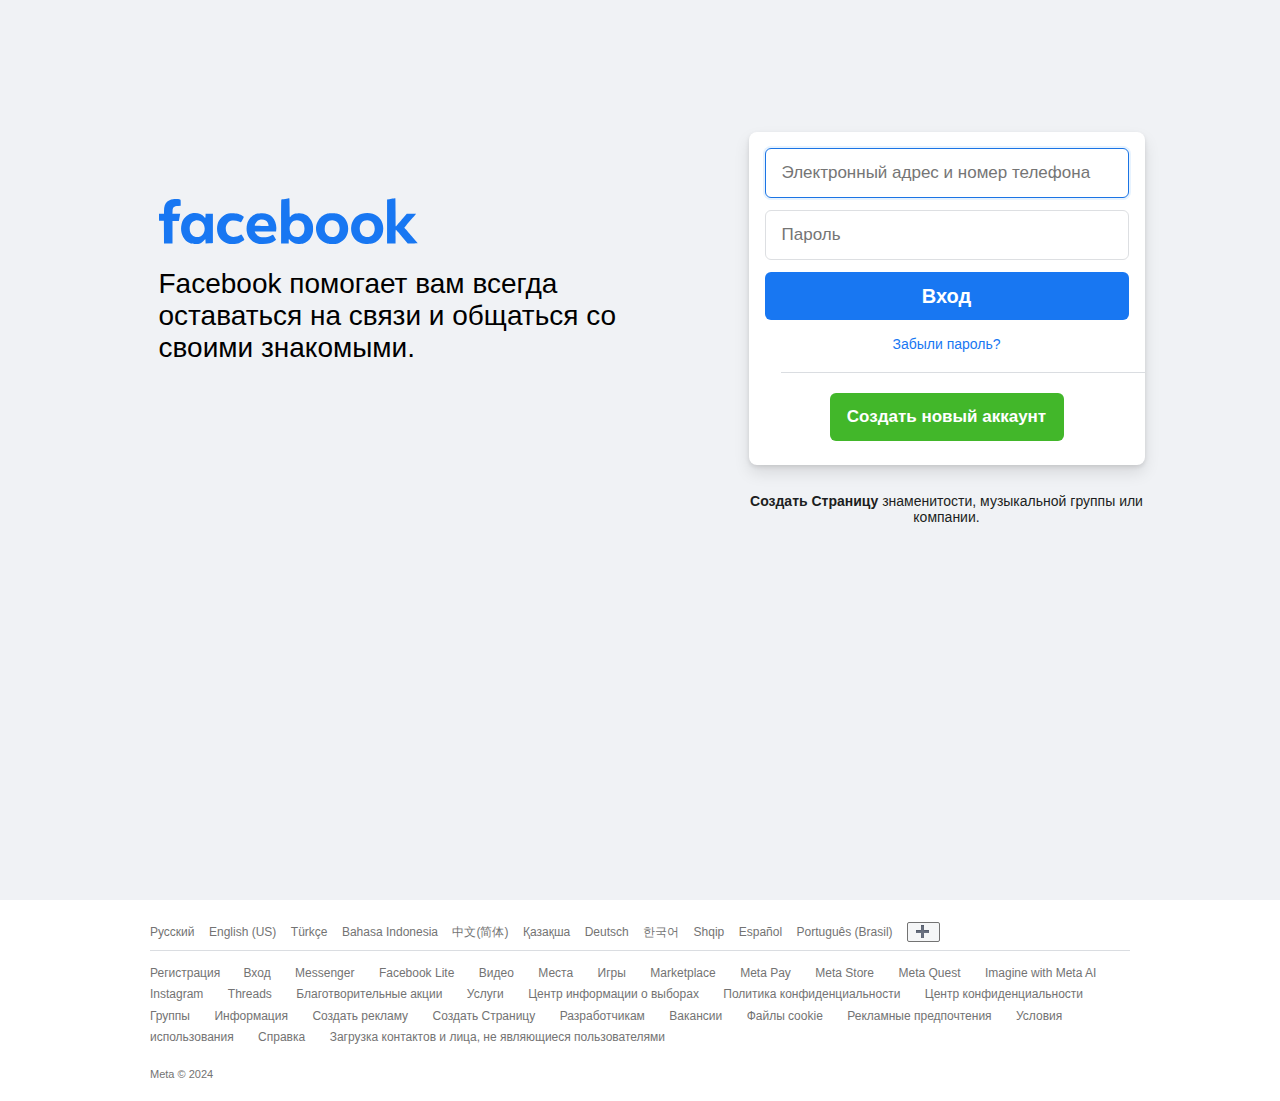
<file: facebook/index.html>
<!DOCTYPE html>
<html lang="en">
<head>
    <meta charset="UTF-8">
    <meta name="viewport" content="width=device-width, initial-scale=1.0">
    <title>Facebook</title>
    <link rel="stylesheet" href="style.css">
</head>
<body>
    <div class = "main-container">

        <div class = "logo">
            <img src="img/logo.svg" alt="facebook-logo">
            <p class = text>
                Facebook помогает вам всегда оставаться на связи и общаться со своими знакомыми.
            </p>
        </div>
        
        <div class ="form">
            <form>
                <input type="text" placeholder="Электронный адрес и номер телефона" autofocus autocomplete="email" required>
                <input type="password" placeholder="Пароль" autocomplete="new-password" required>
                <button type = "submit" class = "button">Вход</button>
                <a href="#">Забыли пароль?</a>
                <div class = "line"></div>
                <button class = "button button-green">Создать новый аккаунт</button>
            </form>

            <p class = "sub-form">
                <a href="#">Создать Страницу</a> знаменитости, музыкальной группы или компании.
            </p>
        </div>
  
    </div>
    <footer>
       <div class = "footer-content">
        <div class = "lang">
            <a href="#">Русский</a>
            <a href="#">English (US)</a>
            <a href="#">Türkçe</a>
            <a href="#">Bahasa Indonesia</a>
            <a href="#">中文(简体)</a>
            <a href="#">Қазақша</a>
            <a href="#">Deutsch</a>
            <a href="#">한국어</a>
            <a href="#">Shqip</a>
            <a href="#">Español</a>
            <a href="#">Português (Brasil)</a>
            <a href="#" class ="plus"><img src="img/Dk8J9auJ9yX.png" alt="plus"></a>
    </div>
    <div class = "line"></div>
    <div class = "links">
            <a href="#">Регистрация </a>
            <a href="#">Вход</a>
            <a href="#">Messenger</a>
            <a href="#">Facebook Lite</a>
            <a href="#">Видео</a>
            <a href="#">Места</a>
            <a href="#">Игры</a>
            <a href="#">Marketplace</a>
            <a href="#">Meta Pay</a>
            <a href="#">Meta Store</a>
            <a href="#">Meta Quest</a>
            <a href="#">Imagine with Meta AI</a>
            <a href="#">Instagram</a>
            <a href="#">Threads</a>
            <a href="#">Благотворительные акции</a>
            <a href="#">Услуги</a>
            <a href="#">Центр информации о выборах</a>
            <a href="#">Политика конфиденциальности</a>
            <a href="#">Центр конфиденциальности</a>
            <a href="#">Группы</a>
            <a href="#">Информация</a>
            <a href="#">Создать рекламу</a>
            <a href="#">Создать Страницу</a>
            <a href="#">Разработчикам</a>
            <a href="#">Вакансии</a>
            <a href="#">Файлы cookie</a>
            <a href="#">Рекламные предпочтения</a>
            <a href="#">Условия использования</a>
            <a href="#">Справка</a>
            <a href="#">Загрузка контактов и лица, не являющиеся пользователями</a>
    </div>
    <div class = "copyright">Meta © 2024</div>
    </div>
    </footer>
</body>
</html>
</file>
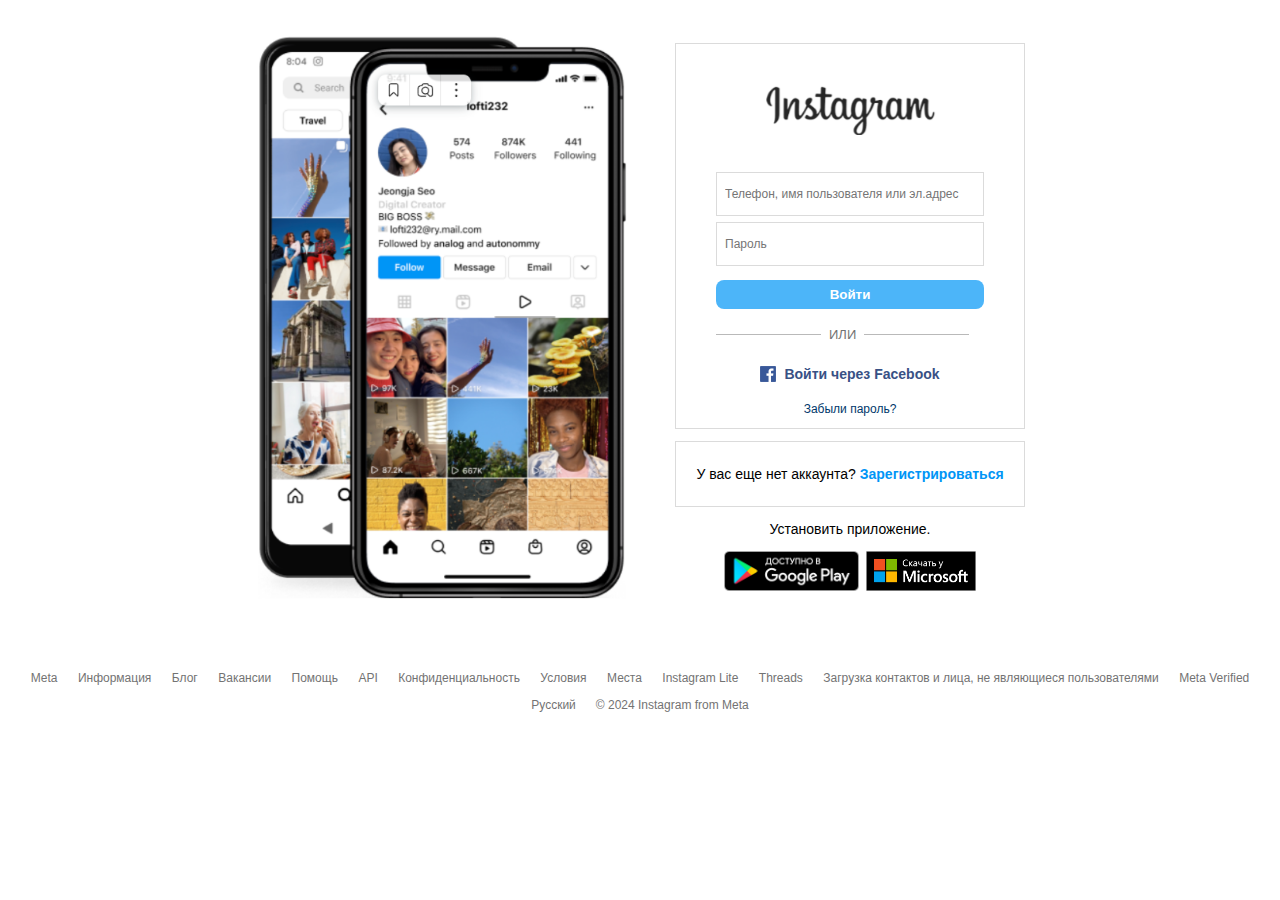
<file: instagram/index.html>
<!DOCTYPE html>
<html lang="en">
<head>
    <meta charset="UTF-8">
    <meta name="viewport" content="width=device-width, initial-scale=1.0">
    <title>Instagram</title>
    <link rel="stylesheet" href="style.css">
</head>
<body>
    <div class = "main-container">
        <div class = "screen" >
            <img src="img/screen.png" alt="screen">
        </div>
        <div class = "form">
            <div class = "block-up">
                <div class = "logo">
                    <img src="img/logo.png" alt="logo">
                </div>
                <form>
                    <input type="text" placeholder="Телефон, имя пользователя или эл.адрес" autocomplete="email" required>
                    <input type="password" placeholder="Пароль" autocomplete="new-password" required>
                    <button type = "submit" class = "button">Войти</button>
                    <div class = "line">ИЛИ</div>
                    <a class = "facebook" href="https://www.facebook.com/" >
                        <img src="img/facebook.png" alt="facebook-logo">
                        Войти через Facebook
                    </a>
                    <a class="forget" href="#">Забыли пароль?</a>
                </form>
            </div>
            <div class = "block-down">
                <p>
                    У вас еще нет аккаунта? <a href="№">Зарегистрироваться</a>
                </p>
            </div>

            <div class = "apps">
                <p>Установить приложение.</p>
                <div class = "apps-pct">
                    <a class = "google" href="#">
                        <img src="img/google.png" alt="google-pct">
                    </a>
                    <a class = "microsoft" href="#">
                        <img src="img/microsoft.png" alt="microsoft-pct">
                    </a>
                </div>
            </div>
            
        </div>
    </div>

    <footer>
        <div class="footer_contents">
            <div class="footer_links">
                <a href="#">Meta</a>
                <a href="#">Информация</a>
                <a href="#">Блог</a>
                <a href="#">Вакансии</a>
                <a href="#">Помощь</a>
                <a href="#">API</a>
                <a href="#">Конфиденциальность</a>
                <a href="#">Условия</a>
                <a href="#">Места</a>
                <a href="#">Instagram Lite</a>
                <a href="#">Threads</a>
                <a href="#">Загрузка контактов и лица, не являющиеся пользователями</a>
                <a href="#">Meta Verified</a>
            </div>
        </div>
        <div class="copyright"><p>Русский</p> <p>© 2024 Instagram from Meta</p></div>
    </footer>
</body>
</html>
</file>
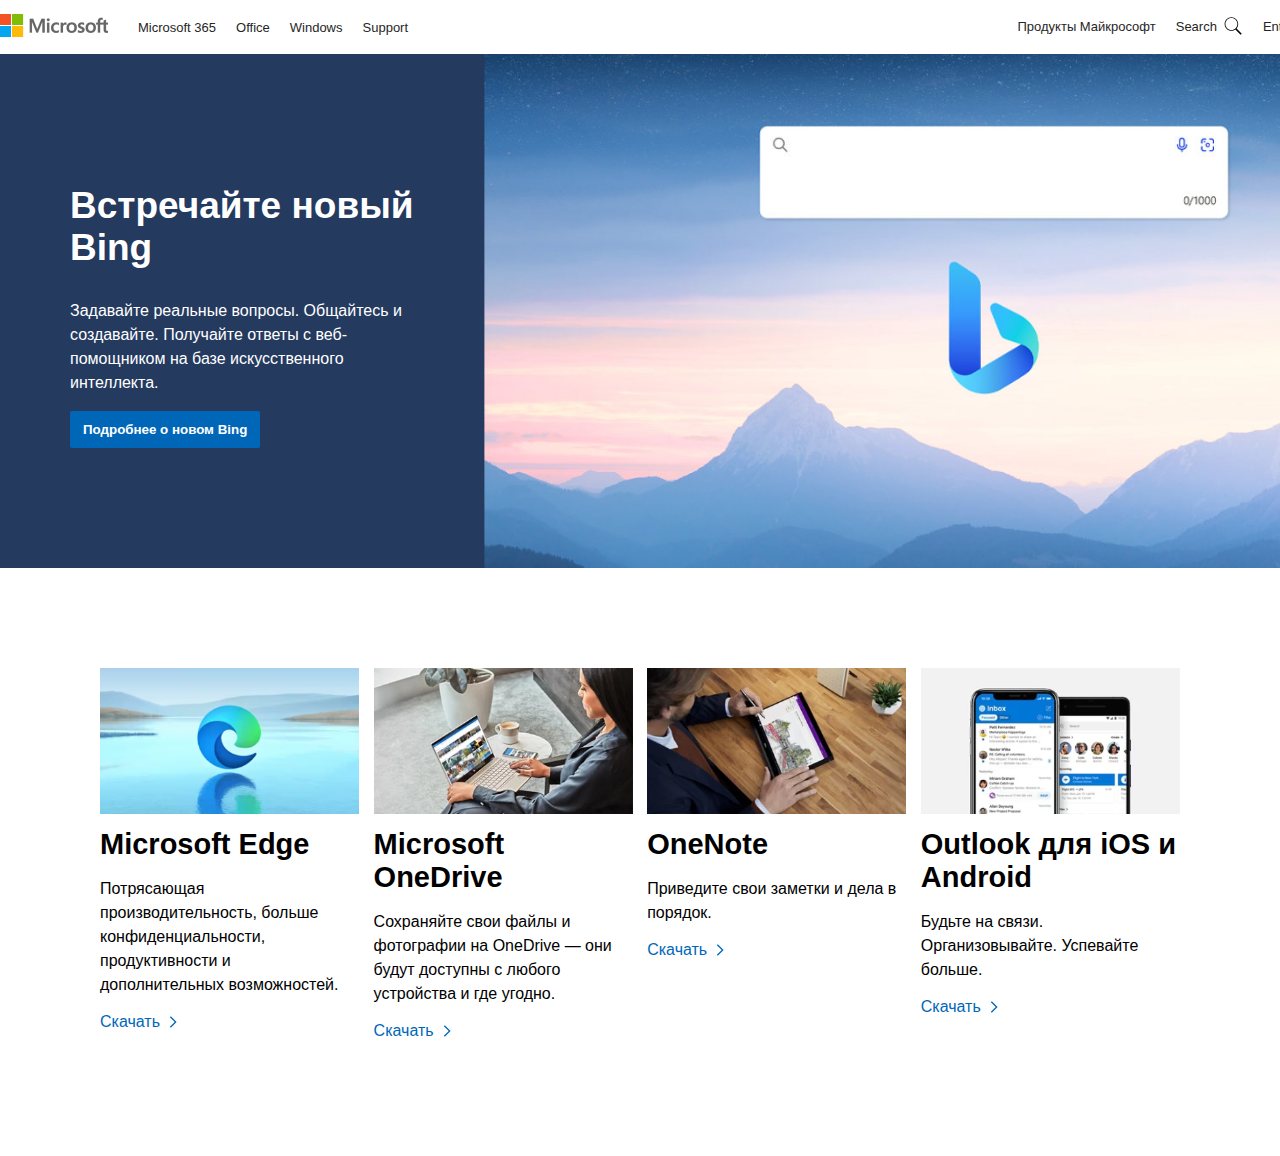
<file: microsoft/index.html>
<!DOCTYPE html>
<html lang="en">
<head>
    <meta charset="UTF-8">
    <meta name="viewport" content="width=device-width, initial-scale=1.0">
    <title>Microsoft</title>
    <link rel="stylesheet" href="style.css">
</head>
<body>
    <header>
        <div class = "header_content">

            <div class = "left">
                <a class = "logo" href="#">
                    <img src="img/logo.png" alt="logo">
                </a>
    
                <nav>
                    <ul class = "menu">
                        <li class = "menu_item"><a href="#">Microsoft 365</a></li>
                        <li class = "menu_item"><a href="#">Office</a></li>
                        <li class = "menu_item"><a href="#">Windows</a></li>
                        <li class = "menu_item"><a href="#">Support</a></li>
                    </ul>
                </nav>
            </div>
            

            <div class="profile">
                <div class="products"><a href="#">Продукты Майкрософт</a></div>
                <div class="search"><a href="#">Search <img src="img/search.svg" alt="search"></a></div>
                <div class="account"><a href="#">Enter <img src="img/avatar.svg" alt="avatar"></a> </div>
            </div>
        </div>

    </header>

    <div class="main_container">

        <a href="#">
            <div class="preview">
                <div class="preview_wrap">
                    <div class="main_text">
                        <h2>Встречайте новый Bing</h2>
                        <p>Задавайте реальные вопросы. Общайтесь и создавайте. Получайте ответы с веб-помощником на базе искусственного интеллекта.</p>
                    </div>
        
                    <button>Подробнее о новом Bing</button>
                </div>
            

        </div>
    </a>

        <div class="preview_items">

            <a href="#" class="preview_item">
                <div class="item_img"><img src="img/first.avif" alt="first"></div>
                <div class="item_text">
                    <h3>Microsoft Edge</h3>
                    <p>Потрясающая производительность, больше конфиденциальности, продуктивности и дополнительных возможностей.</p>
                </div>
                <p class = "details">Скачать <img src="img/arrow.svg" alt="arrow"></p>
            </a>

                <a href="#" class="preview_item">
                    <div class="item_img"><img src="img/second.webp" alt="second"></div>
                    <div class="item_text">
                        <h3>Microsoft OneDrive</h3>
                        <p>Сохраняйте свои файлы и фотографии на OneDrive — они будут доступны с любого устройства и где угодно.</p>
                    </div>
                    <p class = "details">Скачать <img src="img/arrow.svg" alt="arrow"></p>
                </a>

                <a href="#" class="preview_item">
                    <div class="item_img"><img src="img/third.webp" alt="third"></div>
                    <div class="item_text">
                        <h3>OneNote</h3>
                        <p>Приведите свои заметки и дела в порядок.</p>
                    </div>
                    <p class = "details">Скачать <img src="img/arrow.svg" alt="arrow"></p>
                </a>

        
                <a href="#" class="preview_item">
                    <div class="item_img"><img src="img/fourth.webp" alt="fourth"></div>
                    <div class="item_text">
                        <h3>Outlook для iOS и Android</h3>
                        <p>Будьте на связи. Организовывайте. Успевайте больше.</p>
                    </div>
                    <p class = "details">Скачать <img src="img/arrow.svg" alt="arrow"></p>
                </a>

        </div>

    </div>
</body>
</html>
</file>
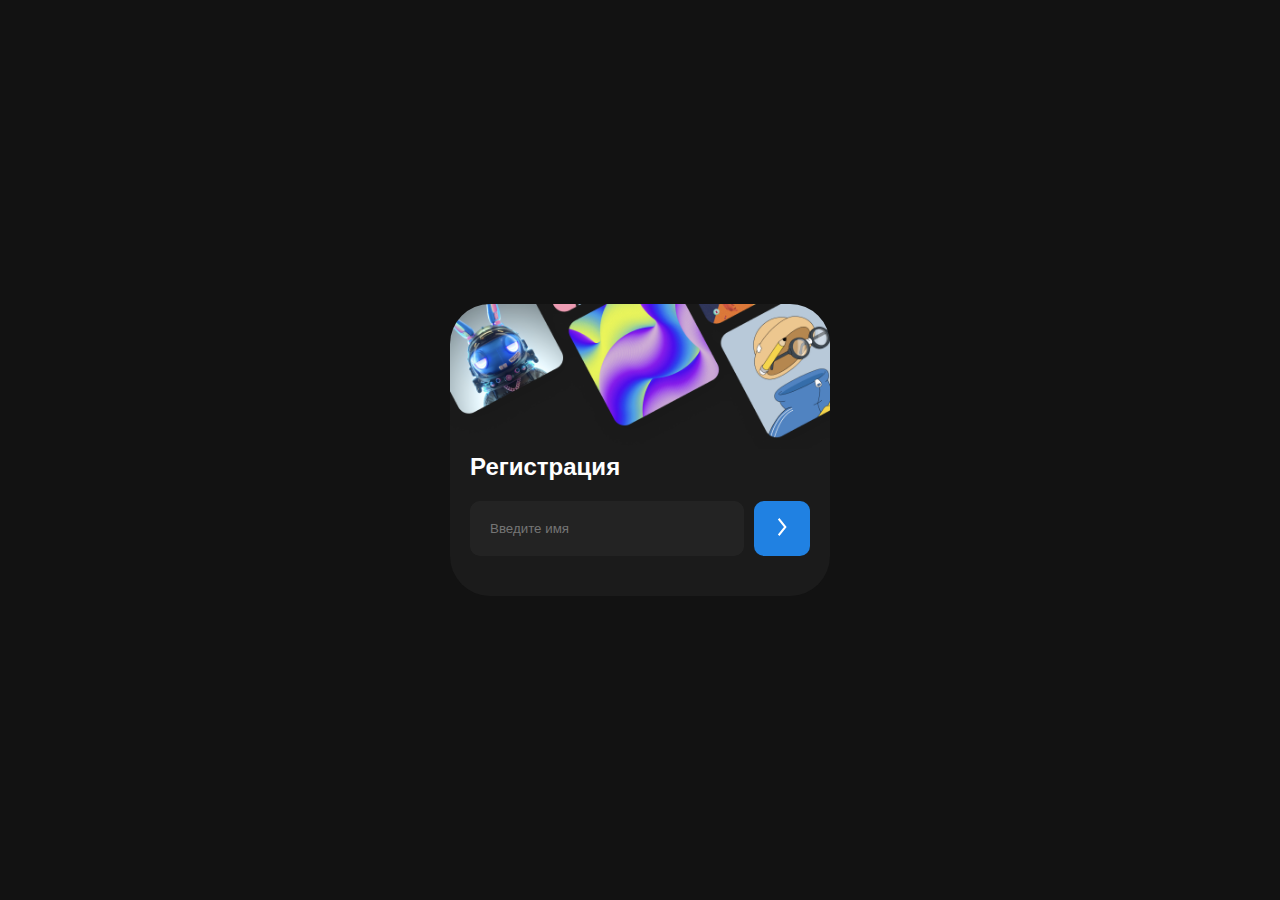
<file: OnerQaz-NFT/index.html>
<!DOCTYPE html>
<html lang="en">
<head>
    <meta charset="UTF-8">
    <meta name="viewport" content="width=device-width, initial-scale=1.0">
    <title>Yourt</title>
    <link rel="stylesheet" href="css/bootstrap-grid.min.css">
    <link rel="stylesheet" href="css/style.css">
</head>
<body>
    <main>
        <section class="registration">
            <div class="container">
                <div class="col-md-4 offset-md-4">
                    <div class="registration__block">
                        <img src="img/regist.png" alt="regist">
                        <h2 class="title">Регистрация</h2>
                        <form>
                            <input type="text" required placeholder="Введите имя">
                            <button class="button" type="submit"><img src="img/arrow-l.svg" alt="arrow"></button>
                        </form>
                    </div>
                </div>
            </div>
        </section>
    </main>

    <script>
        localStorage.clear();
    </script>
    <script src="js/registration.js"></script>
    <script src="js/header.js"></script>
</body>
</html>
</file>
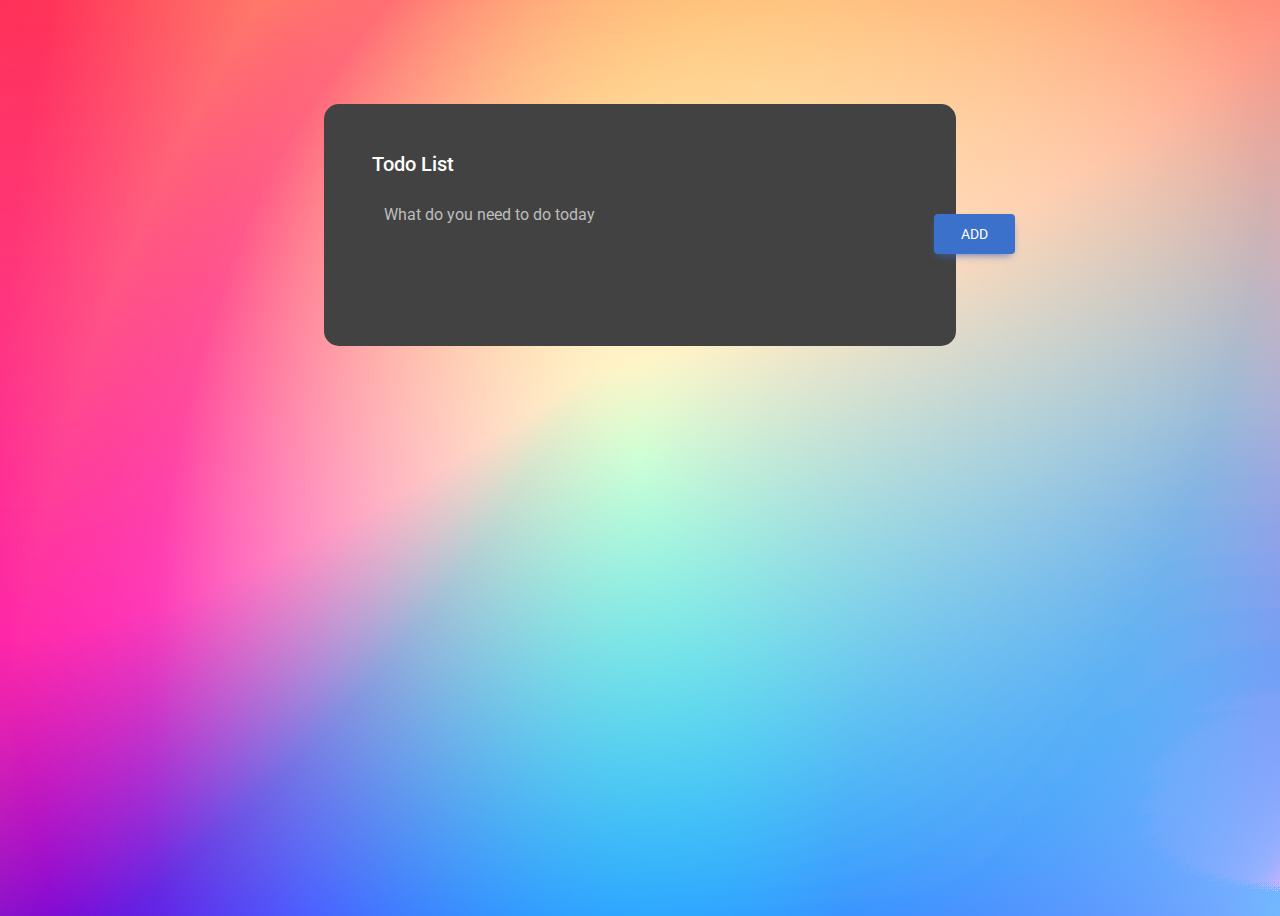
<file: to-do-list/index.html>
<!DOCTYPE html>
<html lang="en">
<head>
    <meta charset="UTF-8">
    <meta name="viewport" content="width=device-width, initial-scale=1.0">
    <title>To-do list</title>
    <link rel="stylesheet" href="css/style.css">
    <link rel="stylesheet" href="">
    <link rel="preconnect" href="https://fonts.googleapis.com">
    <link rel="preconnect" href="https://fonts.gstatic.com" crossorigin>
    <link href="https://fonts.googleapis.com/css2?family=Montserrat:wght@100;300;400;500;700;900&family=Roboto:ital,wght@0,100;0,300;0,400;0,500;0,700;0,900;1,100;1,300;1,400;1,500;1,700;1,900&display=swap" rel="stylesheet">
    <link rel="shortcut icon" type="image/x-icon" href="img/sticker.png" />
</head>
<body>
    <div class="container">
        <div class="card">
            <div class="card-body">
                <h3>Todo List</h3>
    
                <form>
                    <div class = "input-area">
                        <textarea type = "text" name="" id="input"  rows="2" spellcheck="false" ></textarea>
                        <label class = "form-label" for="input">What do you need to do today</label>
                    </div>
    
                    <button  type = "submit" class = "button">Add</button>
                </form>
     
                <ul id = "list-group"></ul>
            </div>
        </div>
    </div>

    <script src = "script.js"></script>
</body>
</html>
</file>
<file: facebook/style.css>
body{
    background-color: #f0f2f5;
    margin: 0;
}

.main-container{
    display: flex;
    height: 100vh;
    justify-content: center;
    gap:90px;
    
}
.logo img{
    width: 260px;
}
.logo{
    width: 500px;
    padding-top: 198px;
    padding-left: 23px;
}
.text{
    font-family:  SFProDisplay-Regular, Helvetica, Arial, sans-serif;;
    font-size: 28px;
    line-height: 32px;
    margin-top: 20px;
}

.form{
    max-width: 396px;
    padding-top:132px;
}

form{

    width: 100%;
    border-radius: 8px;
    background-color: #fff;
    box-shadow: 0 2px 4px rgba(0, 0, 0, .1), 0 8px 16px rgba(0, 0, 0, .1);
    padding:10px 16px 24px;
    box-sizing: border-box;
}

form input{
    width: 100%;
    padding: 14px 16px;    
    box-sizing: border-box;
    border-radius: 6px;
    font-size: 17px;
    border: 1px solid #dddfe2;
    color: #1d2129;
    margin: 6px 0;
    outline: none;
}

.button{
    width: 100%;
    background-color: #1877f2;
    border: none;
    border-radius: 6px;
    font-size: 20px;
    line-height: 48px;
    padding: 0 16px;
    color: #fff;
    font-weight: bold;
    font-size: 20px;
    font-family: Helvetica, Arial, sans-serif;
    cursor: pointer;
    margin-top:6px;
}
form a{
    display: block;
    margin-top: 16px;
    text-align: center;
    color:rgb(24, 119, 242);
    font-size: 14px;
    font-weight: 500;
    text-decoration: none;
    font-family: Helvetica, Arial, sans-serif;
}
.line{
    width: 100%;
    border-bottom: 1px solid #dadde1;
    margin: 20px 16px;
}
.button-green{
    padding-top: 6px;
    background-color: #42b72a;
    color: #fff;
    border: none;
    border-radius: 6px;
    font-size: 17px;
    line-height: 48px;
    padding: 0 16px;
    margin: 0 auto;
    width: 234px;
    display:block;
    transition: 200ms cubic-bezier(.08,.52,.52,1) , 200ms cubic-bezier(.08,.52,.52,1) , 200ms cubic-bezier(.08,.52,.52,1);
}

.sub-form{
    margin-top: 28px;
    font-family: SFProText-Semibold, Helvetica, Arial, sans-serif;
    font-size: 14px;
    color:#1c1e21;
    text-align: center;
}
.sub-form a{
    color:inherit;
    font-weight: 600;
    text-decoration: none;
}

input:focus{
    border-color: #1b74e4;
    box-shadow: 0 0 0 2px #e7f3ff;
}

a:hover{
    text-decoration: underline;
}

.button-green:hover{
    background-color: #338922;
}
footer{
    background-color: #fff;
    padding-bottom: 20px;
}
.footer-content{
    
    margin: 0 auto;
    width: 980px;
    padding-top: 20px;
    line-height: 1.34;
    color: #737373;
    font-family: Helvetica, Arial, sans-serif;
}
.footer-content a{
    color: #737373;
    font-size: 12px;
    text-decoration: none;
    padding-right: 10px;
}
.footer-content .lang a{
    line-height: 16.08px;
}

footer .line{
    margin: 0;
    margin:8px 0 10px;
}

.footer-content .links a{
    padding-right: 20px;
}

.copyright{
    font-size: 11px;
    margin-top: 20px;
}

.footer-content a:hover{
    text-decoration: underline;
}

.plus{
    background-color: #f5f6f7;
    border-color: #ccd0d5;
    height: 18px;
    line-height: 18px;
    color: #8a8d91;
    transition: 200ms cubic-bezier(.08,.52,.52,1) background-color, 200ms cubic-bezier(.08,.52,.52,1) box-shadow, 200ms cubic-bezier(.08,.52,.52,1) transform;
    border: 1px solid;
    border-radius: 2px;
    box-sizing: content-box;
    font-size: 12px;
    -webkit-font-smoothing: antialiased;
    font-weight: bold;
    justify-content: center;
    padding: 0 8px;
    position: relative;
    text-align: center;
    text-shadow: none;
    vertical-align: middle;
    display: inline-flex;
    align-items: center;
    justify-content: center;
}

.plus img{
    width: 13px;

}
</file>
<file: instagram/style.css>
*{
    font-family: BlinkMacSystemFont, "Segoe UI", Roboto, Helvetica, Arial, sans-serif;
}
body{
    background-color:#fff;
    margin: 0;
}
.main-container{
    display: flex;
    align-items: center;
    justify-content: center;
    margin-top: 32px;
    padding-bottom: 32px;
}
.screen{
    margin-right:40px;
}
.form{
    width: 350px;
}

.block-up {
    padding: 40px 40px 12px;
    border: 1px solid rgb(219, 219, 219);
    display: flex;
    flex-direction: column;
    align-items: center;
}
footer{
    padding: 0 16px;
    margin-top: 30px;
    padding-bottom:  52px;
}
.footer_contents{
    display: flex;
    align-items: center;
    justify-content: center;
}
.footer_links a{
    margin:0 8px 12px;
    text-decoration: none;
    font-size: 12px;
    color: rgb(115, 115, 115)
}
.copyright{
    text-decoration: none;
    font-size: 12px;
    color: rgb(115, 115, 115);
    display: flex;
    align-items: center;
    justify-content: center;
    gap: 20px;
}

form input{
    width: 100%;
    font-size: 12px;
    line-height: 18px;
    padding: 12px 0 12px 8px;
    margin-bottom: 6px;
    border: 1px solid rgb(219, 219, 219);
    box-sizing: border-box;
}
.button{
    background-color: rgba(0, 149, 246, .7);
    width: 100%;
    padding: 7px 0;
    border-radius: 8px;
    margin: 8px 0;
    font-weight: 600;
    border: none;
    color: #fff;
}
.line{
    margin: 10px 0 24px;
    width: 100%;
    color: rgb(115, 115, 115);
    font-size: 13px;
    font-weight: 600px;
    display: flex;
    align-items: center;
    gap: 8px;
}
.line::before{
    content:"";
    width: 105px;
    height: 0.5px;
    background-color: rgb(115, 115, 115);
    display: block;
    opacity: 0.5;
}
.line::after{
    content:"";
    width: 105px;
    height: 0.5px;
    background-color: rgb(115, 115, 115);
    display: block;
    opacity: 0.5;
}
.block-down{
    margin-top: 12px;
    border: 1px solid rgb(219, 219, 219);
    display: flex;
    justify-content: center;
    align-items: center;
}

.facebook{
    display: flex;
    align-items: center;
    justify-content: center;
    gap: 8px;
    text-decoration: none;
    color: #385185;
    font-size: 14px;
    font-weight: 600;
    margin-bottom: 20px;
}
.forget{
    margin-top: 16px;
    font-size: 12px;
    text-decoration: none;
    font-weight: 400;
    color:rgb(0, 55, 107);
    text-align: center;     
    display: block;
}

.block-down p{
    font-size: 14px;
    padding:10px 0;
}
.block-down a{
    color: rgb(0, 149, 246);
    text-decoration: none;
    font-weight: 600;
}
.apps-pct{
    display: flex;
    align-items: center;
    justify-content: center;
    gap:7px;
}
.apps p{
    font-size: 14px;
    text-align: center;
}
.logo img{
    width: 174px;
    margin-bottom: 30px;
    cursor: pointer;
}
.screen img{
    width: 380px;
}

.facebook img{
    width: 16px;
    height: 16px;
}

.apps-pct{
    display: flex;
}
.google img{
    width: 135px;
}
.microsoft img{
    width: 110px;
}
</file>
<file: microsoft/style.css>
*{
    font-family: "Segoe UI",SegoeUI,"Helvetica Neue",Helvetica,Arial,sans-serif;
}
body{
    margin:0;
}
/* Header */
.header_content{
    height:54px;
    font-size: 13px;
    display: flex;
    align-items: center;
    justify-content: space-between;
    width: 1330px;
    margin: 0 auto;
    gap:100px;
}
.left{
    display: flex;
    align-items: center;
}

.logo img{
    width: 108px;
    margin-right: 30px;
}

.menu{
    display: flex;
    justify-content: space-between;
    list-style-type: none;
    padding-left: 0px;
    gap: 20px;

}

.menu_item a{
    color: #262626;
    text-decoration: none;
}
.profile{
    display: flex;
    align-items: center;
    gap: 20px;
}
.profile a{
text-decoration: none;
    font-size: 13px;
    color: #262626;
    display: flex;
    align-items: center;
    gap: 6px;
    border-bottom: 2px solid transparent;
}
.search img{
    width: 20px;
}
.account img{
    width: 30px;
}
/*============*/

.preview{
    background: url(img/bg.jpg) no-repeat 50% / cover;
    padding:100px 0 120px;
}
.preview_wrap{
    margin-left: 70px;
}
.main_text{
    width: 30%;    
}
.main_container a{
    text-decoration: none;
}
.main_text h2{
    font-size: 2.3125rem;
    color: #fff;
    font-weight: 600;
}
.main_text p{
    font-size: 16px;
    color: #fff;
    line-height: 24px;
}

button{
    background-color:rgb(0, 103, 184);
    font-weight: 600;
    border-radius: 0.125rem;
    padding: 10px 12px;
    color: #fff;
    text-decoration: none;
    border-radius:2px;
    border: 1.6px solid transparent;
}

.preview_items{
    margin: 100px;
    display: flex;
    justify-content: space-between;
}
.preview_item{
    width: 24%;
    text-decoration: none;
    color: #000;
}
.item_text h3{
    font-size: 1.8125rem;
    font-weight: 600;
    margin-bottom: 0;
    margin-top: 10px;
}
.item_text p{
    line-height: 24px;
}

.details img {
    width: 16px;
    height: 16px;
    transition: .6s cubic-bezier(.19,1,.22,1);
}

.item_img img{
    width: 100%;
}

.details{
    display: flex;
    align-items: center;
    gap: 5px;
    color: #0067b8;
}

.details:hover{
    text-decoration: underline;
}
.details:hover img{
    transform: translate(0.25em,0);
}
</file>
<file: OnerQaz-NFT/css/style.css>
*{
    margin: 0;
    padding: 0;
    font-family: sans-serif;
    outline: none;
    outline-offset: none;
    box-shadow: none;

    position: relative;
    z-index: 2;
}

.contain{
    padding: 0 40px;
}

header{
    position: fixed;
    top: 0;
    z-index: 3;
    width: 100%;
    transition: all .4s;
}

header *{
    transition: all .2s;
}

header .contain{
    display: flex;
    justify-content: space-between;
    align-items: center;
    height: 80px;
}

.header__wrap{
    display: flex;
    align-items: center;
}



input {outline: 0 !important;}

nav ul{
    display: flex;
    gap: 30px;
}

nav ul li{
    list-style-type: none;
}

nav ul li a{
    text-decoration: none;
    color: #fff;
    font-weight: 600;
}

nav ul li a:hover{
    color: rgb(255, 255, 255, .7)
}

.promo{
    background: #DA1B4C;
    background-size: cover;
    position: relative;
    z-index: 1;
    padding-bottom: 20px;

}

.promo::after{
    backdrop-filter: blur(60px);
    background: linear-gradient(0deg, rgb(18, 18, 18) 5%, rgba(0, 0, 0, 0) 60%) rgba(0, 0, 0, 0.5);
    pointer-events: none;
    content: "";
    position: absolute;
    width: 100%;
    height: 100%;
    top: 0;
    z-index: 1;
}

.header__logo{
    width: 150px;
}

.line{
    width: 1px;
    height: 30px;
    margin: 0 15px;
    background-color: rgba(255,255,255, .2);
}

.header__logo img{
    width: 100%;
}

.header__search{
    display: flex;
    align-items: center;
    width: 100%;
    position: relative;
    background-color: rgba(255, 255, 255, 0.12);
    border-radius: 0.75rem;
    padding: 12px 18px;

}

.header__search img{
    position: absolute;
    height: 18px;
    width: 18px;
    left: 12px;

}

.header__search input{
    width: 100%;
    background: transparent;
    border: 1px solid transparent;
    padding-left: 24px;
    color: rgba(255,255,255, .8);
    font-size: 16px;
}

.header__search:hover{
    background-color: rgba(255, 255, 255, 0.2);
}


.header__search input::-webkit-input-placeholder { /* WebKit browsers */
    color:    rgb(179, 179, 179);
 }
 .header__search input:-moz-placeholder { /* Mozilla Firefox 4 to 18 */
    color:    rgb(179, 179, 179);
 }
 .header__search input::-moz-placeholder { /* Mozilla Firefox 19+ */
    color:    rgb(179, 179, 179);
 }
 .header__search input:-ms-input-placeholder { /* Internet Explorer 10+ */
    color:    rgb(179, 179, 179);
 }

.header__wrap:nth-child(2){
    width: 30%;
}

.balance img{
    height: 20px;
}

.balance{
    display: flex;
    gap: 12px;
    text-transform: uppercase;
    text-decoration: none;
    background-color: rgba(255, 255, 255, 0.12);
    color: rgb(255, 255, 255);
    backdrop-filter: blur(20px);
    transition: background-color 0.2s cubic-bezier(0.05, 0, 0.2, 1) 0s;
    padding: 0px 12px;
    border-radius: 12px;
    height: 42px;
    align-items: center;
}

.avatar{
    background-color: rgba(255, 255, 255, 0.12);
    backdrop-filter: blur(20px);
    transition: background-color 0.2s cubic-bezier(0.05, 0, 0.2, 1) 0s;
    height: 42px;
    padding: 0px 12px;
    display: flex;
    align-items: center;
    border-radius: 12px;
    margin-left: 12px;
}

.avatar__circle{
    width: 24px;
    height: 24px;
    border-radius: 100%;
}

.cart{
    background-color: rgba(255, 255, 255, 0.12);
    backdrop-filter: blur(20px);
    transition: background-color 0.2s cubic-bezier(0.05, 0, 0.2, 1) 0s;
    height: 42px;
    padding: 0px 12px;
    display: flex;
    align-items: center;
    border-radius: 12px;
    margin-left: 12px;
    cursor: pointer;
}

.cart img{
    width: 24px;
    height: 24px;
}

.balance:hover, .cart:hover, .avatar:hover{
    background-color: rgba(255, 255, 255, 0.2);
}

.promo{
    padding-top: 150px;
}

.slick-initialized .slick-slide.promo__block{
    overflow: hidden;
    border-radius: 10px;
    cursor: pointer;
    height: 333px;
    display: flex;
    flex-direction: column;
    justify-content: end;;
}

.collections__wrapper img{
    display: block;
    object-fit: cover;
    max-width: 100%;
    height: 100%;
    position: absolute;
    border-radius: 10px;
    width: 100%;
    transition: all .5s;
    left: 0;
    box-sizing: border-box;
}

.collections__wrapper .promo__block{
    transition: all .5s;
}



.collections__wrapper .promo__block:hover .promo__block-content{
    background-color: rgba(32, 32, 32, .7);
}

.promo__wrapper img{
    display: block;
    object-fit: cover;
    max-width: 100%;
    height: 100%;
    position: absolute;
    border-radius: 10px;
    width: 100%;
    transition: all .5s;
    left: 0;
    box-sizing: border-box;
}

.promo__wrapper img:hover{
    transform: scale(1.08);
}

.slick-slide { margin: 0 10px;}

.promo__block-title{
    color: #fff;
    padding-left: 15px;
}

.promo__block-price{
    color: #fff;
    font-weight: 400;
    font-size: 14px;
    padding-left: 15px;
    padding-bottom: 15px;
}

.slick-prev{
    left: 10px;
    width: 30px;
}

.slick-next{
    right: 10px;
    width: 30px;
}

.slick-prev, .slick-next{
    height: 100%;
    opacity: 0;
    transition: all .2s;
}

.slick-slider:hover .slick-prev, .slick-slider:hover .slick-next{
    opacity: 1;
}

.slick-prev:before, .slick-next:before{
    display: flex;
    align-items: center;
    justify-content: center;
    height: 100%;
}

.slick-prev:hover, .slick-next:hover{
    background-color: rgba(255,255,255,.2);
    border-radius: 6px
}

.slick-next:before{
    content: url(../img/arrow-l.svg);
}

.slick-prev:before{
    content: url(../img/arrow-l.svg);
    transform: rotate(180deg);
}

.promo__block-content{
    background-color: rgb(32, 32, 32);
    color: #fff;
    padding: 20px 15px;
    transition: all .2s;
}

.promo__block-content-wrap{
    display: flex;
    justify-content: space-between;
    align-items: center;
}

.promo__block-content-block .info{
    display: block;
    color: rgb(179, 179, 179);
    margin-top: 14px;
}

.promo__block-content-block p{
    font-weight: 600;
    margin-top:4px;
}

.collections__wrapper .promo__block img{
    position: relative;
    border-radius: 15px 15px 0 0;
}

.promo__block-content-block .button{
    display: flex;
    gap: 12px;
    text-transform: uppercase;
    text-decoration: none;
    background-color: rgba(255, 255, 255, 0.12);
    color: rgb(255, 255, 255);
    backdrop-filter: blur(20px);
    transition: background-color 0.2s cubic-bezier(0.05, 0, 0.2, 1) 0s;
    padding: 0px 12px;
    border-radius: 12px;
    height: 42px;
    align-items: center;
}

.promo__block-content-block .button:hover{
    background-color: rgba(255, 255, 255, 0.2);
}

.collections{
    background-color: #121212;
    padding-bottom: 80px;
}

.title{
    font-weight: 600;
    font-size: 24px;
    color: rgb(255, 255, 255);
    padding-left: 50px;
    margin-bottom: 20px;
    padding-top: 40px;
}

.registration{
    height: 100vh;
    background-color: #121212;
    display: flex;
    align-items: center;
    justify-content: center;
}

.registration__block{
    background-color: rgb(27, 27, 27);
    position: relative;
    width: 100%;
    border-radius: 40px;
    padding-bottom: 40px;
}

.registration__block img{
    border-radius: 40px 40px 0 0;
    width: 100%;
}
.registration__block{
    text-align: left;
}

.registration__block .title{
    padding-left: 0;
    padding-left: 20px;
    padding-top: 0;
}

.registration__block form{
    display: flex;
    justify-content: center;
    padding: 0 20px;
    gap: 10px;
}

.registration__block input{
    border: none;
    padding: 20px;
    width: 100%;
    border-radius: 10px;
    font-weight: 500;
    background-color: rgba(255,255,255,.04);
    color: #fff
}

.registration__block .button{
    padding: 10px 20px;
    border-radius: 10px;
    border: none;
    color:#fff;
    cursor: pointer;
    background-color:rgb(32, 129, 226);
}

.avatar__circle img{
    width: 100%;
    border-radius: 100%;
    height: 100%;
}

.profile-header{
    background-color: rgb(18, 18, 18);
    position: relative;
}

.profile-bg{
    height: 300px;
    overflow: hidden;
    position: relative;
}

.profile-bg img{
    width: 100%;
    position: absolute;
    top: -315%;
    left:50%;
    transform:translate(-50%, 0%);
}

.profile-content{
    position: relative;
}

.profile-bg__circle{
    width: 140px;
    height: 140px;
    background-color: #121212;
    position: absolute;
    top: -120px;
    left: 40px;
    overflow: hidden;
    border-radius: 100%;
    padding: 8px;
}

.profile-bg__circle img{
    width: 100%;
    border-radius: 100%;
    height: 100%;
}

.profile-content{
    background-color: #121212;
}

.profile-content .title{
    font-size: 32px;
    margin-left: 10px;
}

.create form{
    flex-direction: column;
}

.create form input{
    box-sizing: border-box;
}

.create__img{
    display: flex;
    gap: 10px;
    justify-content: space-between;
    align-items: center;
    border: none;
    width: 100%;
    border-radius: 10px;
    font-weight: 500;
    background-color: rgba(255,255,255,.04);
    color: #fff;
    text-align: left;
}

.create__img p{
    padding-left: 20px;
    cursor: pointer;
    color: #919191
}

.create__img input{
    opacity: 0;
    position: absolute;
    width: 100%;
    cursor: pointer;
}

.create__wrap{
    display: flex;
    
    gap: 10px;
}

body{
    background-color: #121212;
    overflow-x: hidden;
}

.profile-content{
    padding-bottom: 60px;
}

.cart-block{
    height: 90vh;
    overflow: auto;
    width: 340px;
    background-color: rgb(32, 32, 32);
    border-radius: 20px;
    position: fixed;
    right: -100%;
    top: 10px;
    z-index: 4;
    transition: all .3s;
    padding-bottom: 40px;
}

.cart-block.active{
    right: 0;
}
.cross{
    width: 20px;
    height: 20px;
    cursor: pointer;
}

.cross img{
    width: 100%;
}


.cart__header{
    padding: 40px;
    padding-top: 20px;
    display: flex;
    justify-content: space-between;
    align-items: center;
    padding-bottom: 20px;
    border-bottom: 1px solid rgba(255,255,255, .08);
}

.cart__header .title{
    padding: 0;
    margin: 0;
}

.cart__wrapper{
    display: flex;
    padding: 0 40px;
    margin-top: 20px;
    color: rgb(255, 255, 255);
    font-size: 20px;
    justify-content: space-between;
}

.cart__button{
    display: flex;
    align-items: center;
    justify-content: center;
    font-size: 16px;
    font-weight: 600;
    background-color: rgb(32, 129, 226);
    border-radius: 0.75rem;
    margin: 0 40px;
    margin-top: 40px;
    padding: 12px 0;
    color: rgb(255, 255, 255);
    cursor: pointer;
}

.allPrice{
    display: inline-block;
    margin-left: 10px;
    padding-left: 10px;
    border-left: 3px solid #38c7ff;
}
</file>
<file: to-do-list/css/style.css>
*{
	font-family: "Roboto", sans-serif;
	box-sizing: border-box;
}
body{
	min-height: 100vh;
	background: radial-gradient(50% 123.47% at 50% 50%, #00ff94 0%, #720059 100%),
	linear-gradient(121.28deg, #669600 0%, #ff0000 100%),
	linear-gradient(360deg, #0029ff 0%, #8fff00 100%),
	radial-gradient(100% 164.72% at 100% 100%, #6100ff 0%, #00ff57 100%),
	radial-gradient(100% 148.07% at 0% 0%, #fff500 0%, #51d500 100%);
	background-blend-mode: screen, color-dodge, overlay, difference, normal;
	font-size: 16px;

}
.container{
	display: flex;
	flex-wrap: wrap;
	justify-content: center;
	align-items: center;
	padding: 96px 0 96px;
}

.card{
	border-radius: 15px;
	background-color: rgb(66, 66, 66);
	width: 50%;
}
.card-body{
	padding: 48px;
}

h3{
	margin: 0;
	margin-bottom: 18px;
	font-weight: 500;
	font-size: 20px;
	line-height: 1.2;
	color: white;
}

form{
	display: flex;
	justify-content: center;
	align-items: center;
	margin-bottom: 24px;
	height: 80px;
	width: 643px;
	margin-bottom: 24px;
}

.input-area{
	width: 100%;
	position: relative;
	height: 80px;
}

textarea{
	display: block;
	padding: 10px 12px;
	width: 100%;
	border-radius:0.25px;
	background: transparent;
	border: none;
	color: white;
	outline: none;
	font-size: 16px;
	resize: none;
	min-height: 80px;
}

textarea:focus ~ .form-label{
	color: #3b71ca;
	opacity: 0.8;
	transform: translateY(-1.5rem) scale(0.8);
	left: -10px;
}

.form-label{
	position: absolute;
	top:0;
	max-width: 90%;
	left: 12px;
	display: inline-block;
	color: rgb(189, 189, 189);
	transition: all .4s ease-out;
	padding-top: 11px;
}


.button{
	color: #fff;
	background-color: #3b71ca;
	box-shadow: 0 4px 9px -4px #386bc0;
	border: none;
	border-radius: 4px;
	padding: 12px 27px;
	font-size: 14px;
	text-transform: uppercase;
	font-weight: 500px;
	margin-left: 8px;
	cursor: pointer;
}

.button:hover{
	box-shadow: 0 4px 18px -2px rgba(0,0,0,.7);
	border-color: rgb(56, 107, 192);
}


ul li{
	list-style: none;
	font-size: 17px;
	padding: 20px 8px 20px 50px;
	user-select: none;
	cursor: pointer;
	position: relative;
	color:white;
	border-bottom: 1px solid white;
	max-width: 550px;
	word-wrap: break-word;
}  

ul li:last-child{
	border:none;
}

ul li::before{
	content: '';
	position: absolute;
	height: 28px;
	width: 28px;
	border-radius: 50%;
	background-image: url(https://github.com/Assanali18/intro-to-ml-kbtu/blob/main/olzhas.jpg?raw=true);
	background-size: cover;
	background-position: center;
	top: 12px;
	left: 8px;
} 


ul li.checked{
	color: white;
	text-decoration: line-through;
}
ul li.checked::before{
	background-image: url("../img/olzhas.jpg");
}
ul li span{
	position: absolute;
	right: -40px;
	top: 5px;
	width: 40px;
	height: 40px;
	font-size: 22px;
	color: rgb(59, 113, 202);
	line-height: 40px;
	text-align: center;
	border-radius: 30%;
}

ul li span:hover{
	background: rgb(59, 113, 202);
	color: white;
}
</file>
